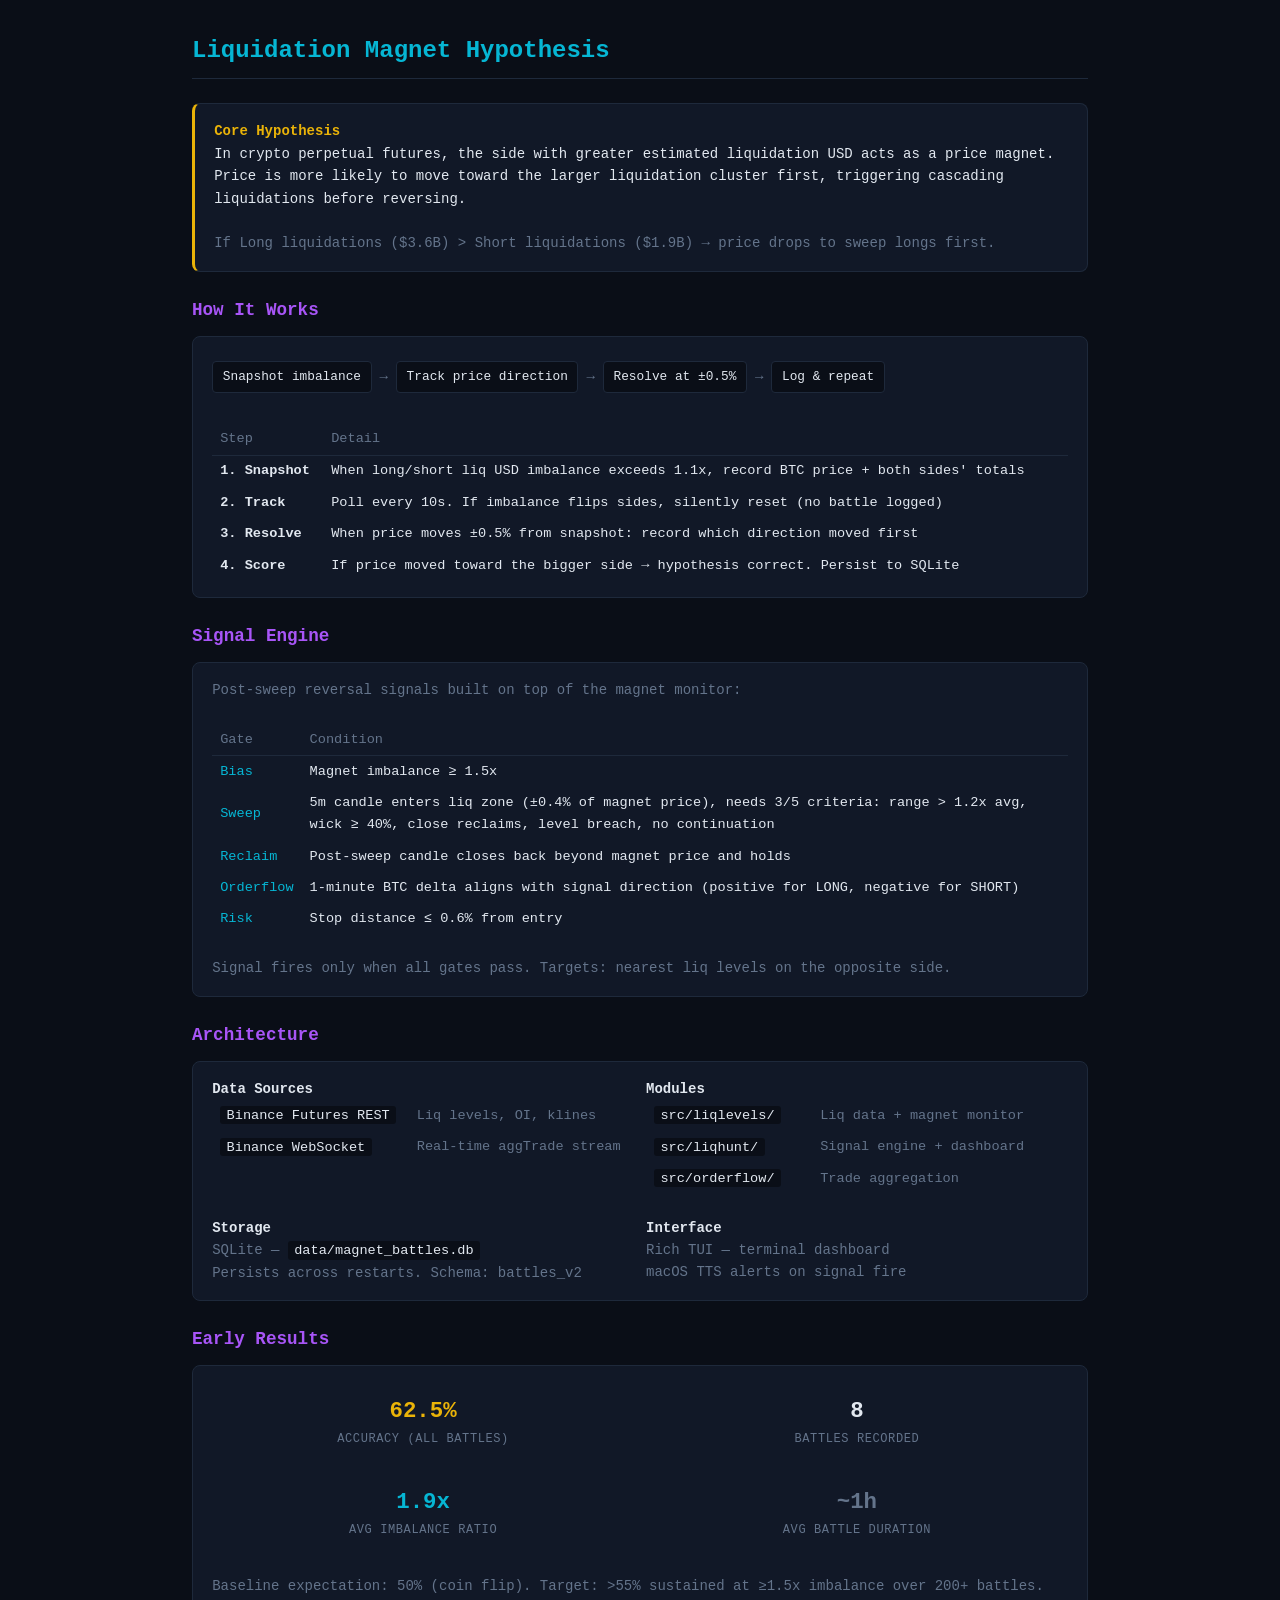
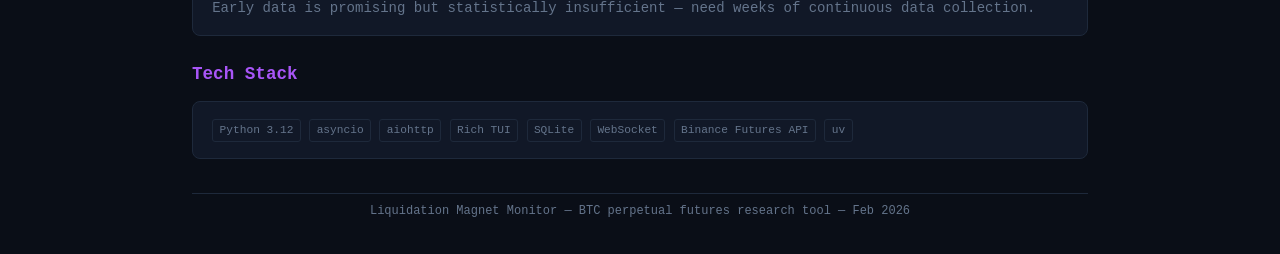
<file: docs/magnet-hypothesis.html>
<!DOCTYPE html>
<html lang="en">
<head>
<meta charset="UTF-8">
<meta name="viewport" content="width=device-width, initial-scale=1.0">
<title>Liquidation Magnet Hypothesis</title>
<style>
  :root { --bg: #0a0e17; --card: #111827; --border: #1e293b; --text: #e2e8f0; --dim: #64748b; --green: #22c55e; --red: #ef4444; --yellow: #eab308; --cyan: #06b6d4; --purple: #a855f7; }
  * { margin: 0; padding: 0; box-sizing: border-box; }
  body { background: var(--bg); color: var(--text); font-family: 'SF Mono', 'Fira Code', 'Consolas', monospace; font-size: 14px; line-height: 1.6; padding: 2rem; max-width: 960px; margin: 0 auto; }
  h1 { font-size: 1.5rem; color: var(--cyan); border-bottom: 1px solid var(--border); padding-bottom: 0.5rem; margin-bottom: 1.5rem; }
  h2 { font-size: 1.1rem; color: var(--purple); margin: 1.5rem 0 0.5rem; }
  .card { background: var(--card); border: 1px solid var(--border); border-radius: 8px; padding: 1rem 1.2rem; margin: 0.75rem 0; }
  .hypothesis { border-left: 3px solid var(--yellow); }
  .grid { display: grid; grid-template-columns: 1fr 1fr; gap: 0.75rem; }
  .stat { text-align: center; padding: 0.75rem; }
  .stat .value { font-size: 1.4rem; font-weight: bold; }
  .stat .label { font-size: 0.75rem; color: var(--dim); text-transform: uppercase; letter-spacing: 0.05em; }
  .green { color: var(--green); }
  .red { color: var(--red); }
  .yellow { color: var(--yellow); }
  .cyan { color: var(--cyan); }
  .dim { color: var(--dim); }
  .flow { display: flex; align-items: center; gap: 0.5rem; flex-wrap: wrap; margin: 0.5rem 0; }
  .flow .step { background: var(--bg); border: 1px solid var(--border); border-radius: 4px; padding: 0.3rem 0.6rem; font-size: 0.8rem; }
  .flow .arrow { color: var(--dim); }
  table { width: 100%; border-collapse: collapse; font-size: 0.85rem; }
  th { text-align: left; color: var(--dim); font-weight: normal; padding: 0.3rem 0.5rem; border-bottom: 1px solid var(--border); }
  td { padding: 0.3rem 0.5rem; }
  code { background: var(--bg); padding: 0.1rem 0.4rem; border-radius: 3px; font-size: 0.85rem; }
  .tag { display: inline-block; font-size: 0.7rem; padding: 0.1rem 0.4rem; border-radius: 3px; border: 1px solid var(--border); color: var(--dim); }
</style>
</head>
<body>

<h1>Liquidation Magnet Hypothesis</h1>

<div class="card hypothesis">
  <strong class="yellow">Core Hypothesis</strong><br>
  In crypto perpetual futures, the side with greater estimated liquidation USD acts as a price magnet.
  Price is more likely to move toward the larger liquidation cluster first, triggering cascading
  liquidations before reversing.
  <br><br>
  <span class="dim">If Long liquidations ($3.6B) > Short liquidations ($1.9B) &rarr; price drops to sweep longs first.</span>
</div>

<h2>How It Works</h2>

<div class="card">
  <div class="flow">
    <span class="step">Snapshot imbalance</span>
    <span class="arrow">&rarr;</span>
    <span class="step">Track price direction</span>
    <span class="arrow">&rarr;</span>
    <span class="step">Resolve at &plusmn;0.5%</span>
    <span class="arrow">&rarr;</span>
    <span class="step">Log &amp; repeat</span>
  </div>
  <br>
  <table>
    <tr><th>Step</th><th>Detail</th></tr>
    <tr><td><strong>1. Snapshot</strong></td><td>When long/short liq USD imbalance exceeds 1.1x, record BTC price + both sides' totals</td></tr>
    <tr><td><strong>2. Track</strong></td><td>Poll every 10s. If imbalance flips sides, silently reset (no battle logged)</td></tr>
    <tr><td><strong>3. Resolve</strong></td><td>When price moves &plusmn;0.5% from snapshot: record which direction moved first</td></tr>
    <tr><td><strong>4. Score</strong></td><td>If price moved toward the bigger side &rarr; hypothesis correct. Persist to SQLite</td></tr>
  </table>
</div>

<h2>Signal Engine</h2>

<div class="card">
  <span class="dim">Post-sweep reversal signals built on top of the magnet monitor:</span>
  <br><br>
  <table>
    <tr><th>Gate</th><th>Condition</th></tr>
    <tr><td class="cyan">Bias</td><td>Magnet imbalance &ge; 1.5x</td></tr>
    <tr><td class="cyan">Sweep</td><td>5m candle enters liq zone (&plusmn;0.4% of magnet price), needs 3/5 criteria: range &gt; 1.2x avg, wick &ge; 40%, close reclaims, level breach, no continuation</td></tr>
    <tr><td class="cyan">Reclaim</td><td>Post-sweep candle closes back beyond magnet price and holds</td></tr>
    <tr><td class="cyan">Orderflow</td><td>1-minute BTC delta aligns with signal direction (positive for LONG, negative for SHORT)</td></tr>
    <tr><td class="cyan">Risk</td><td>Stop distance &le; 0.6% from entry</td></tr>
  </table>
  <br>
  <span class="dim">Signal fires only when all gates pass. Targets: nearest liq levels on the opposite side.</span>
</div>

<h2>Architecture</h2>

<div class="card">
  <div class="grid">
    <div>
      <strong class="purple">Data Sources</strong><br>
      <table>
        <tr><td><code>Binance Futures REST</code></td><td class="dim">Liq levels, OI, klines</td></tr>
        <tr><td><code>Binance WebSocket</code></td><td class="dim">Real-time aggTrade stream</td></tr>
      </table>
    </div>
    <div>
      <strong class="purple">Modules</strong><br>
      <table>
        <tr><td><code>src/liqlevels/</code></td><td class="dim">Liq data + magnet monitor</td></tr>
        <tr><td><code>src/liqhunt/</code></td><td class="dim">Signal engine + dashboard</td></tr>
        <tr><td><code>src/orderflow/</code></td><td class="dim">Trade aggregation</td></tr>
      </table>
    </div>
  </div>
  <br>
  <div class="grid">
    <div>
      <strong class="purple">Storage</strong><br>
      <span class="dim">SQLite &mdash;</span> <code>data/magnet_battles.db</code><br>
      <span class="dim">Persists across restarts. Schema: battles_v2</span>
    </div>
    <div>
      <strong class="purple">Interface</strong><br>
      <span class="dim">Rich TUI &mdash; terminal dashboard</span><br>
      <span class="dim">macOS TTS alerts on signal fire</span>
    </div>
  </div>
</div>

<h2>Early Results</h2>

<div class="card">
  <div class="grid">
    <div class="stat"><div class="value yellow">62.5%</div><div class="label">Accuracy (all battles)</div></div>
    <div class="stat"><div class="value">8</div><div class="label">Battles recorded</div></div>
    <div class="stat"><div class="value cyan">1.9x</div><div class="label">Avg imbalance ratio</div></div>
    <div class="stat"><div class="value dim">~1h</div><div class="label">Avg battle duration</div></div>
  </div>
  <br>
  <span class="dim">
    Baseline expectation: 50% (coin flip). Target: &gt;55% sustained at &ge;1.5x imbalance over 200+ battles.
    Early data is promising but statistically insufficient &mdash; need weeks of continuous data collection.
  </span>
</div>

<h2>Tech Stack</h2>

<div class="card">
  <span class="tag">Python 3.12</span>
  <span class="tag">asyncio</span>
  <span class="tag">aiohttp</span>
  <span class="tag">Rich TUI</span>
  <span class="tag">SQLite</span>
  <span class="tag">WebSocket</span>
  <span class="tag">Binance Futures API</span>
  <span class="tag">uv</span>
</div>

<br>
<div class="dim" style="text-align: center; font-size: 0.75rem; padding-top: 0.5rem; border-top: 1px solid var(--border);">
  Liquidation Magnet Monitor &mdash; BTC perpetual futures research tool &mdash; Feb 2026
</div>

</body>
</html>
</file>
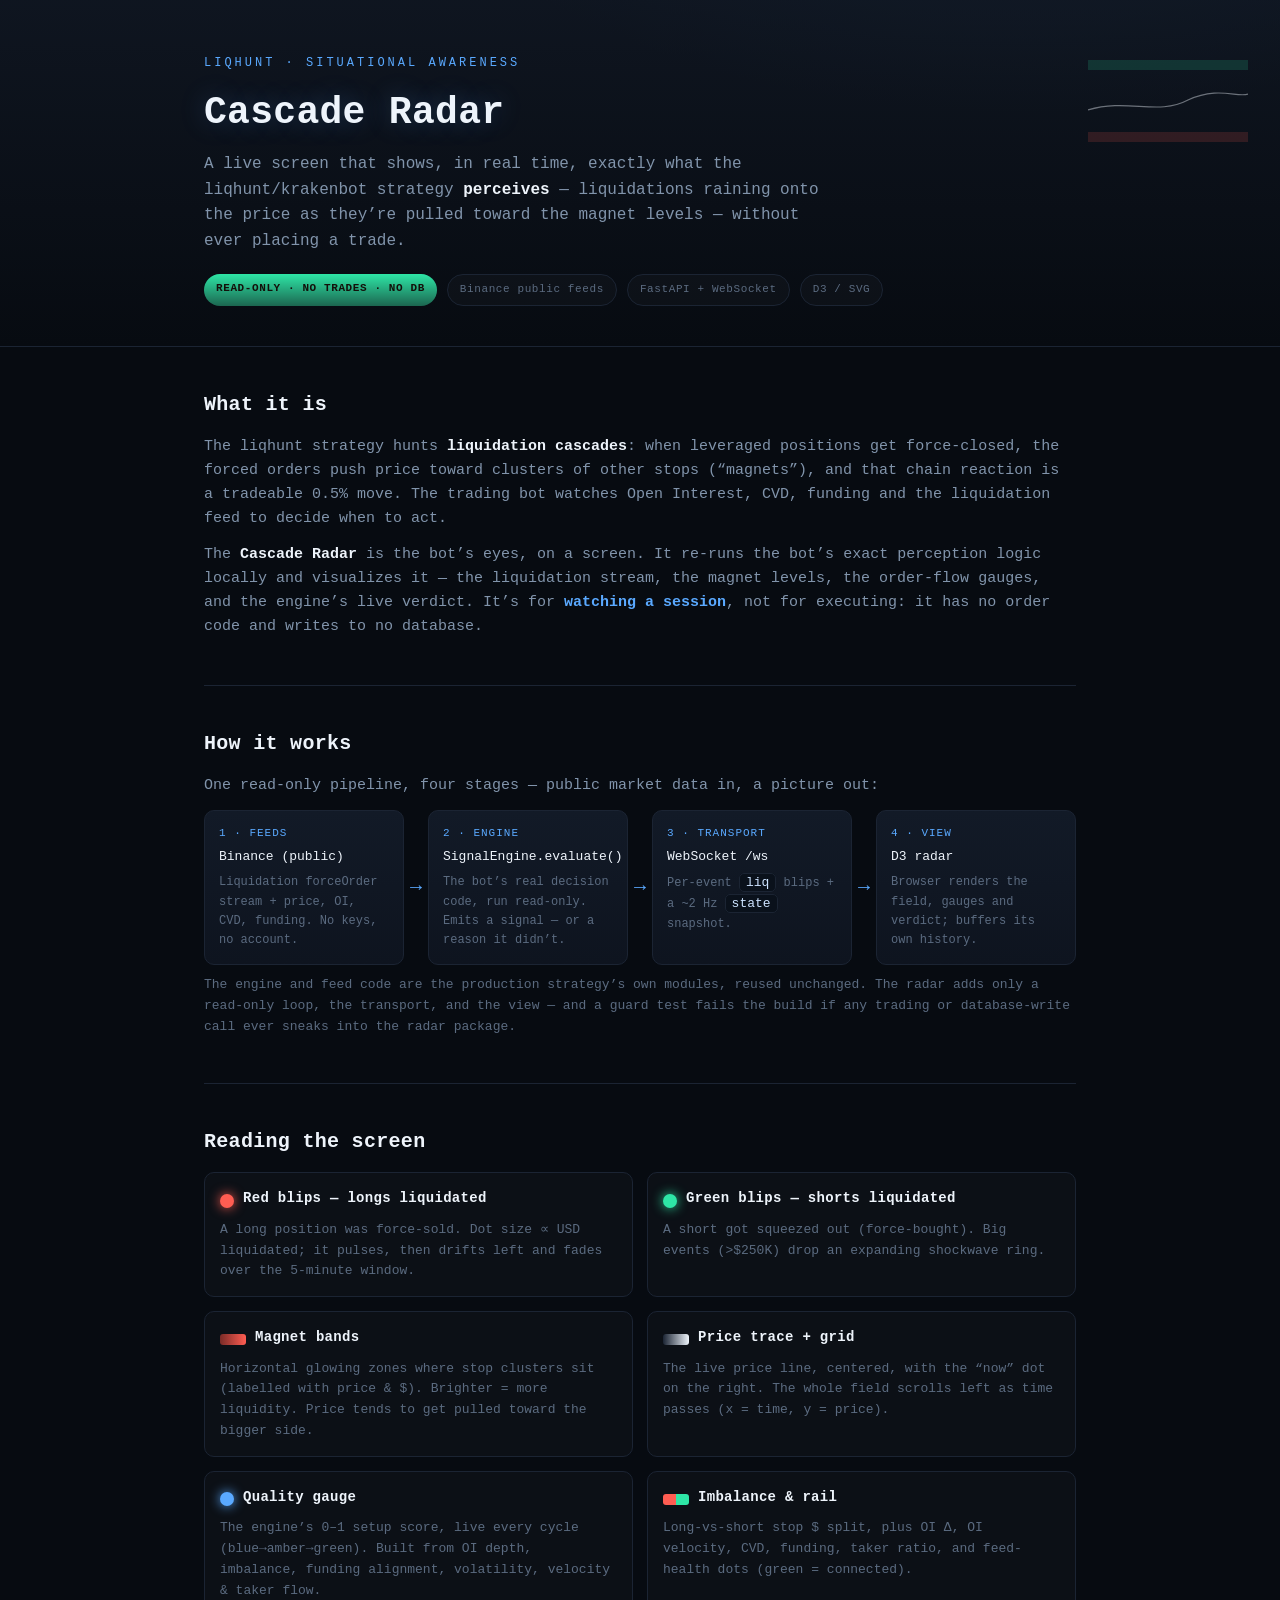
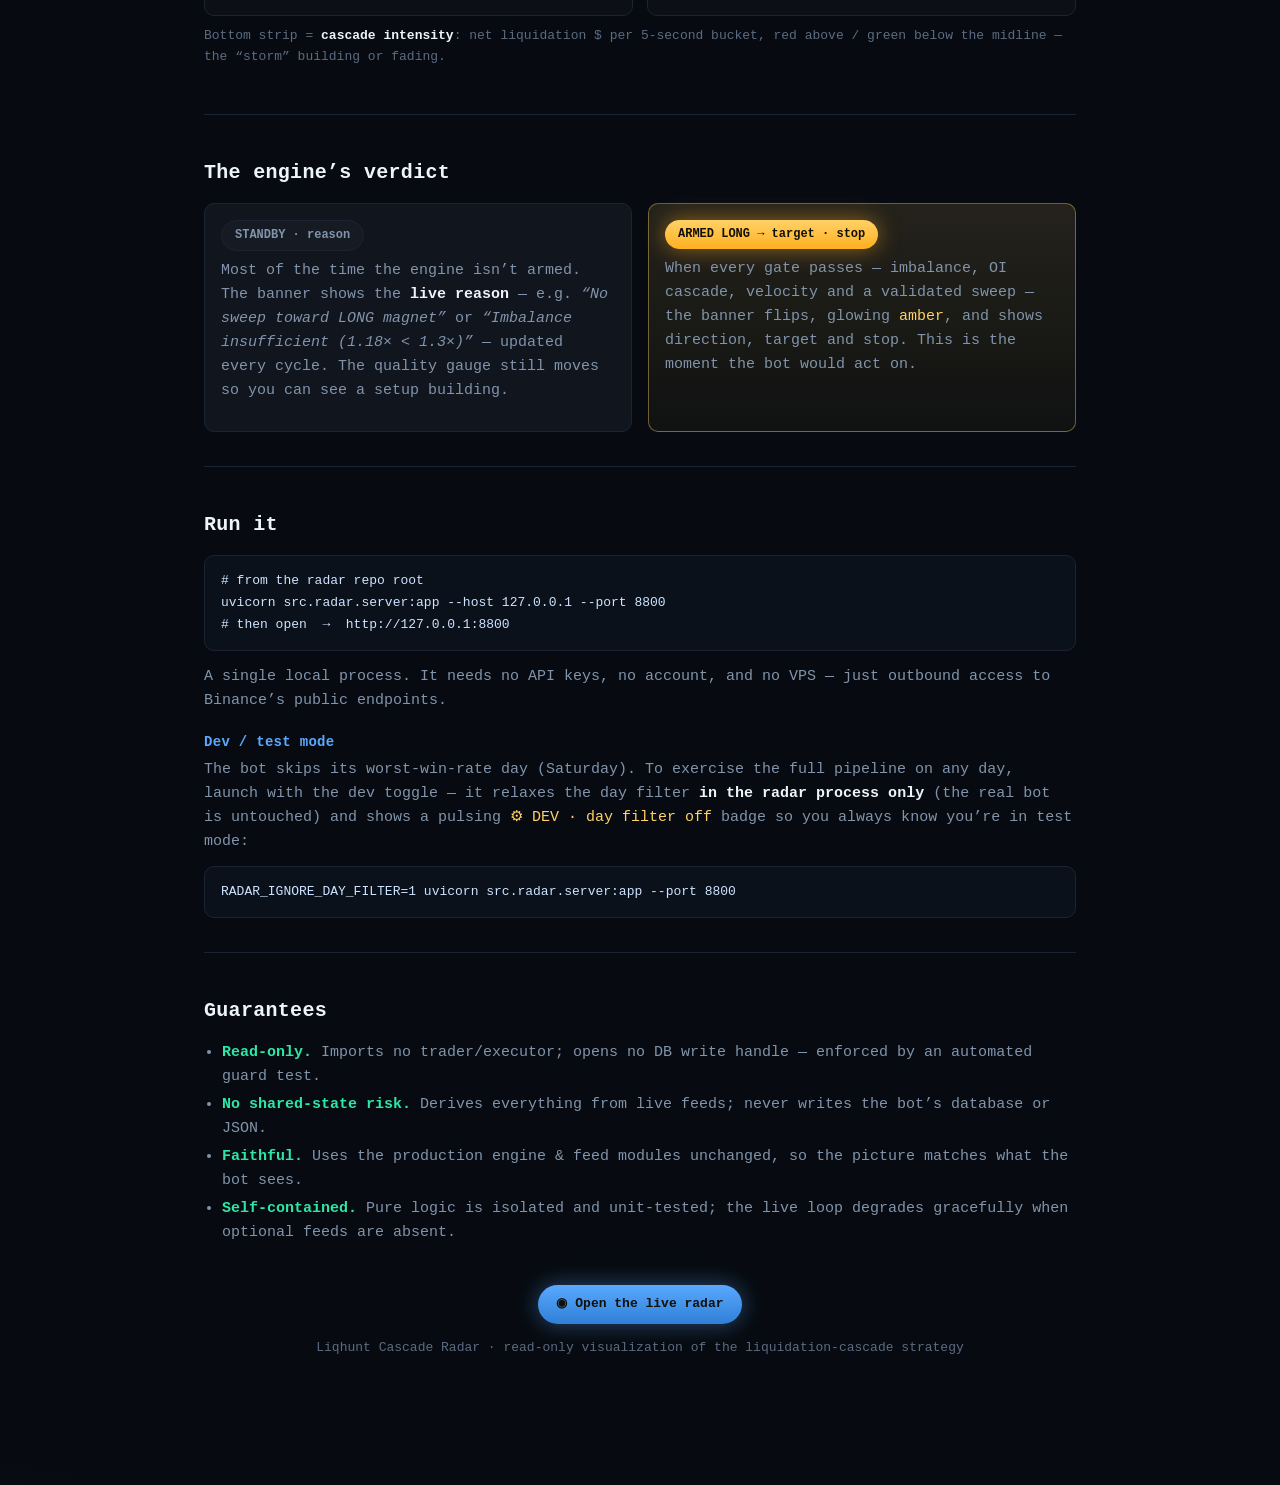
<file: src/radar/static/about.html>
<!DOCTYPE html>
<html lang="en">
<head>
<meta charset="utf-8" />
<meta name="viewport" content="width=device-width, initial-scale=1" />
<title>Liqhunt Cascade Radar — What it is &amp; how it works</title>
<style>
  :root{
    --bg:#070b11;--panel:#0e141f;--panel2:#121a27;--grid:#1b2433;
    --text:#8194ab;--muted:#5b6b80;--head:#eef4fb;
    --long:#ff5d52;--short:#2ee6a6;--armed:#ffd166;--accent:#5aa9ff;
  }
  *{box-sizing:border-box;margin:0;padding:0}
  html{scroll-behavior:smooth}
  body{background:
      radial-gradient(1100px 600px at 80% -8%,#11202f 0%,transparent 60%),
      radial-gradient(800px 500px at -5% 108%,#160f1d 0%,transparent 55%),var(--bg);
    color:var(--text);font:15px/1.6 ui-monospace,SFMono-Regular,Menlo,"Cascadia Code",monospace;
    -webkit-font-smoothing:antialiased;padding:0 0 80px}
  .wrap{max-width:920px;margin:0 auto;padding:0 24px}
  h1,h2,h3{color:var(--head);letter-spacing:.3px}
  h2{font-size:20px;margin:0 0 14px;padding-top:8px}
  h3{font-size:14px;margin:0 0 4px}
  p{margin:0 0 12px}
  b{color:var(--head)}
  code{background:#0a111b;border:1px solid var(--grid);border-radius:5px;
    padding:1px 6px;color:#cde3ff;font-size:13px}
  .accent{color:var(--accent)} .long{color:var(--long)} .short{color:var(--short)}
  .armed{color:var(--armed)}

  /* hero */
  header{position:relative;overflow:hidden;border-bottom:1px solid var(--grid);
    background:linear-gradient(180deg,rgba(20,28,42,.6),rgba(7,11,17,.1));padding:54px 0 40px}
  .eyebrow{color:var(--accent);font-size:12px;letter-spacing:3px;text-transform:uppercase}
  header h1{font-size:38px;margin:10px 0 8px;text-shadow:0 0 26px rgba(90,169,255,.25)}
  .tag{font-size:16px;color:var(--text);max-width:640px}
  .pills{margin-top:20px;display:flex;gap:10px;flex-wrap:wrap}
  .pill{font-size:11px;letter-spacing:.6px;padding:6px 12px;border-radius:999px;
    border:1px solid var(--grid);background:rgba(255,255,255,.02);color:var(--muted)}
  .pill.ro{color:#13100a;font-weight:700;border:none;
    background:linear-gradient(180deg,var(--short),#1c6650)}
  /* tiny animated radar dots in hero corner */
  .spark{position:absolute;right:32px;top:40px;width:160px;height:120px;opacity:.85}
  .spark .ln{stroke:var(--head);stroke-width:1.2;fill:none;opacity:.5}
  .spark .mg{opacity:.18}
  @keyframes ping{0%{r:2;opacity:.9}100%{r:16;opacity:0}}
  .spark .p{animation:ping 2.4s ease-out infinite}
  .spark .p2{animation-delay:1.2s}

  section{padding:34px 0;border-bottom:1px solid var(--grid)}
  /* pipeline */
  .flow{display:flex;align-items:stretch;gap:0;flex-wrap:wrap;margin-top:6px}
  .node{flex:1;min-width:150px;background:linear-gradient(180deg,var(--panel2),var(--panel));
    border:1px solid var(--grid);border-radius:10px;padding:14px 14px;position:relative}
  .node .k{color:var(--accent);font-size:11px;letter-spacing:1px;text-transform:uppercase}
  .node .v{color:var(--head);font-size:13px;margin-top:4px}
  .node .d{color:var(--muted);font-size:12px;margin-top:6px}
  .arrow{display:flex;align-items:center;justify-content:center;color:var(--accent);
    font-size:20px;padding:0 6px}
  @media(max-width:760px){.arrow{transform:rotate(90deg);padding:6px 0}.node{min-width:100%}}

  /* legend grid */
  .grid{display:grid;grid-template-columns:1fr 1fr;gap:14px;margin-top:6px}
  @media(max-width:680px){.grid{grid-template-columns:1fr}}
  .card{background:rgba(255,255,255,.018);border:1px solid var(--grid);
    border-radius:10px;padding:14px 15px}
  .card .lead{display:flex;align-items:center;gap:9px;margin-bottom:6px}
  .swatch{width:14px;height:14px;border-radius:50%;flex:none;box-shadow:0 0 12px currentColor}
  .bar{width:26px;height:11px;border-radius:3px;flex:none}
  .card p{color:var(--muted);font-size:13px;margin:0}

  .two{display:grid;grid-template-columns:1fr 1fr;gap:16px}
  @media(max-width:680px){.two{grid-template-columns:1fr}}
  .verdict-box{border-radius:10px;padding:16px;border:1px solid var(--grid)}
  .vb-standby{background:rgba(22,27,36,.7)}
  .vb-armed{background:linear-gradient(180deg,rgba(255,209,102,.12),rgba(255,176,32,.04));
    border-color:rgba(255,209,102,.4)}
  .chip{display:inline-block;font-size:12px;font-weight:700;padding:5px 13px;border-radius:999px;margin-bottom:8px}
  .chip.s{background:rgba(22,27,36,.9);color:var(--text);border:1px solid var(--grid)}
  .chip.a{background:linear-gradient(180deg,var(--armed),#ffb020);color:#13100a;
    box-shadow:0 0 22px rgba(255,176,32,.5)}

  ul{margin:0 0 4px 0;padding-left:18px} li{margin:4px 0}
  pre{background:#0a111b;border:1px solid var(--grid);border-radius:10px;
    padding:14px 16px;overflow:auto;color:#cde3ff;font-size:13px;line-height:1.7}
  .note{color:var(--muted);font-size:13px;margin-top:10px}
  footer{padding-top:28px;color:var(--muted);font-size:13px;text-align:center}
  a.cta{display:inline-block;margin-top:8px;color:#13100a;font-weight:700;text-decoration:none;
    background:linear-gradient(180deg,var(--accent),#2f7fd6);padding:9px 18px;border-radius:999px;
    box-shadow:0 0 22px rgba(90,169,255,.4)}
</style>
</head>
<body>

<header>
  <div class="wrap">
    <svg class="spark" viewBox="0 0 160 120">
      <rect class="mg" x="0" y="20" width="160" height="10" fill="#2ee6a6"/>
      <rect class="mg" x="0" y="92" width="160" height="10" fill="#ff5d52"/>
      <path class="ln" d="M0,70 C40,58 70,76 100,60 130,46 150,58 160,54"/>
      <circle class="p"  cx="70"  cy="95" fill="#ff5d52"/>
      <circle class="p p2" cx="120" cy="25" fill="#2ee6a6"/>
    </svg>
    <div class="eyebrow">Liqhunt · situational awareness</div>
    <h1>Cascade Radar</h1>
    <p class="tag">A live screen that shows, in real time, exactly what the liqhunt/krakenbot
      strategy <b>perceives</b> — liquidations raining onto the price as they’re pulled toward
      the magnet levels — without ever placing a trade.</p>
    <div class="pills">
      <span class="pill ro">READ-ONLY · NO TRADES · NO DB</span>
      <span class="pill">Binance public feeds</span>
      <span class="pill">FastAPI + WebSocket</span>
      <span class="pill">D3 / SVG</span>
    </div>
  </div>
</header>

<div class="wrap">

<section>
  <h2>What it is</h2>
  <p>The liqhunt strategy hunts <b>liquidation cascades</b>: when leveraged positions get force-closed,
  the forced orders push price toward clusters of other stops (“magnets”), and that chain reaction is
  a tradeable 0.5% move. The trading bot watches Open Interest, CVD, funding and the liquidation feed
  to decide when to act.</p>
  <p>The <b>Cascade Radar</b> is the bot’s eyes, on a screen. It re-runs the bot’s exact perception
  logic locally and visualizes it — the liquidation stream, the magnet levels, the order-flow gauges,
  and the engine’s live verdict. It’s for <b class="accent">watching a session</b>, not for executing:
  it has no order code and writes to no database.</p>
</section>

<section>
  <h2>How it works</h2>
  <p>One read-only pipeline, four stages — public market data in, a picture out:</p>
  <div class="flow">
    <div class="node"><div class="k">1 · Feeds</div><div class="v">Binance (public)</div>
      <div class="d">Liquidation forceOrder stream + price, OI, CVD, funding. No keys, no account.</div></div>
    <div class="arrow">→</div>
    <div class="node"><div class="k">2 · Engine</div><div class="v">SignalEngine.evaluate()</div>
      <div class="d">The bot’s real decision code, run read-only. Emits a signal — or a reason it didn’t.</div></div>
    <div class="arrow">→</div>
    <div class="node"><div class="k">3 · Transport</div><div class="v">WebSocket /ws</div>
      <div class="d">Per-event <code>liq</code> blips + a ~2&nbsp;Hz <code>state</code> snapshot.</div></div>
    <div class="arrow">→</div>
    <div class="node"><div class="k">4 · View</div><div class="v">D3 radar</div>
      <div class="d">Browser renders the field, gauges and verdict; buffers its own history.</div></div>
  </div>
  <p class="note">The engine and feed code are the production strategy’s own modules, reused unchanged.
  The radar adds only a read-only loop, the transport, and the view — and a guard test fails the build
  if any trading or database-write call ever sneaks into the radar package.</p>
</section>

<section>
  <h2>Reading the screen</h2>
  <div class="grid">
    <div class="card">
      <div class="lead"><span class="swatch" style="color:#ff5d52;background:#ff5d52"></span><h3>Red blips — longs liquidated</h3></div>
      <p>A long position was force-sold. Dot size ∝ USD liquidated; it pulses, then drifts left and fades over the 5-minute window.</p>
    </div>
    <div class="card">
      <div class="lead"><span class="swatch" style="color:#2ee6a6;background:#2ee6a6"></span><h3>Green blips — shorts liquidated</h3></div>
      <p>A short got squeezed out (force-bought). Big events (&gt;$250K) drop an expanding shockwave ring.</p>
    </div>
    <div class="card">
      <div class="lead"><span class="bar" style="background:linear-gradient(90deg,#7a2b27,#ff5d52)"></span><h3>Magnet bands</h3></div>
      <p>Horizontal glowing zones where stop clusters sit (labelled with price &amp; $). Brighter = more liquidity. Price tends to get pulled toward the bigger side.</p>
    </div>
    <div class="card">
      <div class="lead"><span class="bar" style="background:linear-gradient(90deg,#1b2433,#eef4fb)"></span><h3>Price trace + grid</h3></div>
      <p>The live price line, centered, with the “now” dot on the right. The whole field scrolls left as time passes (x = time, y = price).</p>
    </div>
    <div class="card">
      <div class="lead"><span class="swatch" style="color:#5aa9ff;background:#5aa9ff"></span><h3>Quality gauge</h3></div>
      <p>The engine’s 0–1 setup score, live every cycle (blue→amber→green). Built from OI depth, imbalance, funding alignment, volatility, velocity &amp; taker flow.</p>
    </div>
    <div class="card">
      <div class="lead"><span class="bar" style="background:linear-gradient(90deg,#ff5d52 50%,#2ee6a6 50%)"></span><h3>Imbalance &amp; rail</h3></div>
      <p>Long-vs-short stop $ split, plus OI Δ, OI velocity, CVD, funding, taker ratio, and feed-health dots (green = connected).</p>
    </div>
  </div>
  <p class="note">Bottom strip = <b>cascade intensity</b>: net liquidation $ per 5-second bucket, red above / green below the midline — the “storm” building or fading.</p>
</section>

<section>
  <h2>The engine’s verdict</h2>
  <div class="two">
    <div class="verdict-box vb-standby">
      <span class="chip s">STANDBY · reason</span>
      <p>Most of the time the engine isn’t armed. The banner shows the <b>live reason</b> —
      e.g. <i>“No sweep toward LONG magnet”</i> or <i>“Imbalance insufficient (1.18× &lt; 1.3×)”</i> —
      updated every cycle. The quality gauge still moves so you can see a setup building.</p>
    </div>
    <div class="verdict-box vb-armed">
      <span class="chip a">ARMED LONG → target · stop</span>
      <p>When every gate passes — imbalance, OI cascade, velocity and a validated sweep —
      the banner flips, glowing <span class="armed">amber</span>, and shows direction, target and stop.
      This is the moment the bot would act on.</p>
    </div>
  </div>
</section>

<section>
  <h2>Run it</h2>
  <pre># from the radar repo root
uvicorn src.radar.server:app --host 127.0.0.1 --port 8800
# then open  →  http://127.0.0.1:8800</pre>
  <p style="margin-top:14px">A single local process. It needs no API keys, no account, and no VPS — just outbound
  access to Binance’s public endpoints.</p>
  <h3 style="margin-top:18px;color:var(--accent)">Dev / test mode</h3>
  <p>The bot skips its worst-win-rate day (Saturday). To exercise the full pipeline on any day,
  launch with the dev toggle — it relaxes the day filter <b>in the radar process only</b> (the real bot
  is untouched) and shows a pulsing <span class="armed">⚙ DEV · day filter off</span> badge so you always
  know you’re in test mode:</p>
  <pre>RADAR_IGNORE_DAY_FILTER=1 uvicorn src.radar.server:app --port 8800</pre>
</section>

<section style="border-bottom:none">
  <h2>Guarantees</h2>
  <ul>
    <li><b class="short">Read-only.</b> Imports no trader/executor; opens no DB write handle — enforced by an automated guard test.</li>
    <li><b class="short">No shared-state risk.</b> Derives everything from live feeds; never writes the bot’s database or JSON.</li>
    <li><b class="short">Faithful.</b> Uses the production engine &amp; feed modules unchanged, so the picture matches what the bot sees.</li>
    <li><b class="short">Self-contained.</b> Pure logic is isolated and unit-tested; the live loop degrades gracefully when optional feeds are absent.</li>
  </ul>
  <footer>
    <a class="cta" href="/">◉ Open the live radar</a>
    <p style="margin-top:14px">Liqhunt Cascade Radar · read-only visualization of the liquidation-cascade strategy</p>
  </footer>
</section>

</div>
</body>
</html>
</file>
